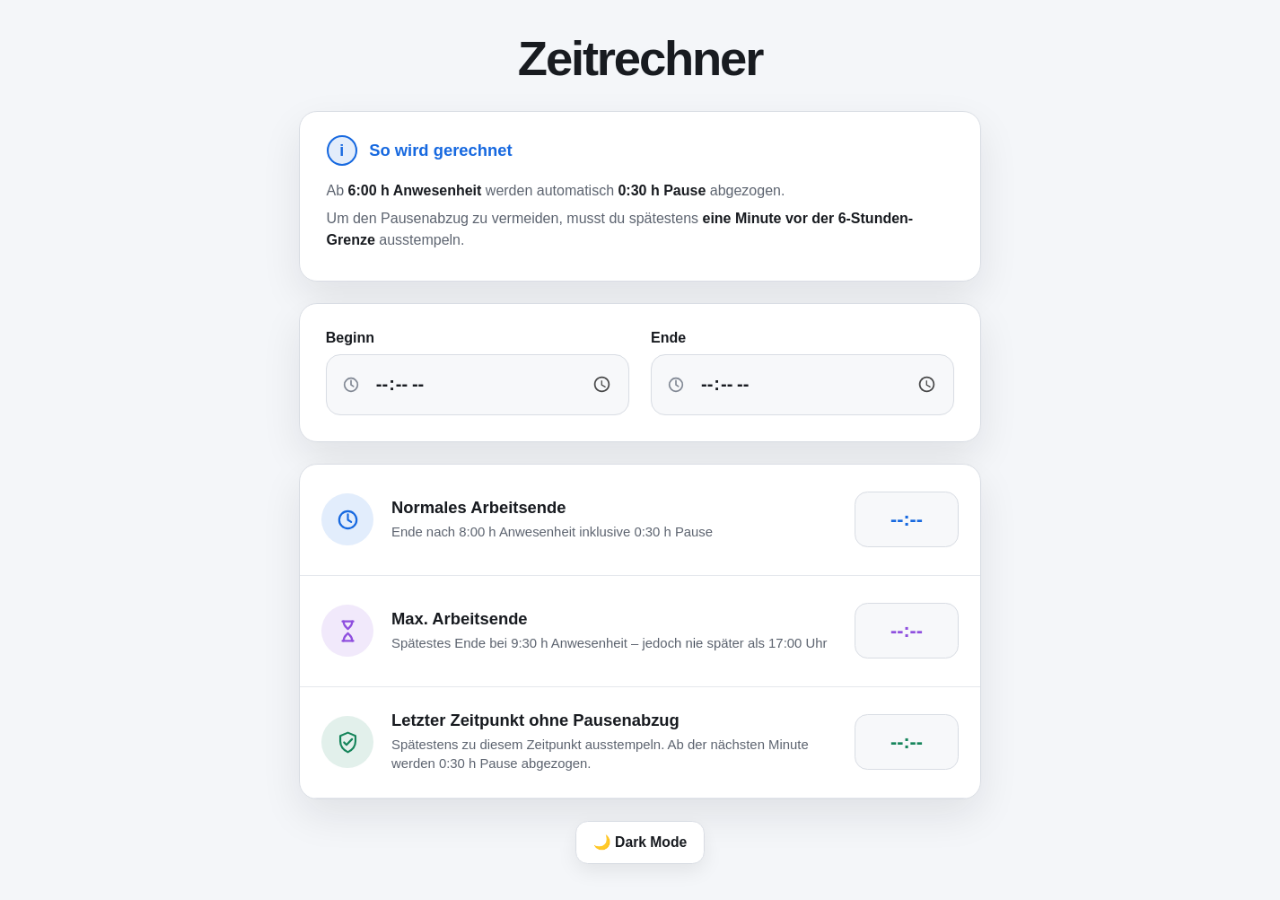
<file: index.html>
<!DOCTYPE html>
<html lang="de">

<head>
    <meta charset="UTF-8">

    <meta
        name="viewport"
        content="width=device-width, initial-scale=1.0"
    >

    <title>Zeitrechner</title>

    <link
        rel="stylesheet"
        href="style.css"
    >

    <script
        src="script.js"
        defer
    ></script>
</head>

<body>

    <div
        class="scale-stage"
        id="scaleStage"
    >

        <div
            class="page-container"
            id="pageContainer"
        >

            <h1>Zeitrechner</h1>

            <section
                class="info-card"
                aria-labelledby="rechenregelTitel"
            >

                <div class="info-heading">

                    <div
                        class="info-icon"
                        aria-hidden="true"
                    >
                        i
                    </div>

                    <h2 id="rechenregelTitel">
                        So wird gerechnet
                    </h2>

                </div>

                <p>
                    Ab <strong>6:00 h Anwesenheit</strong> werden automatisch
                    <strong>0:30 h Pause</strong> abgezogen.
                </p>

                <p>
                    Um den Pausenabzug zu vermeiden, musst du spätestens
                    <strong>eine Minute vor der 6-Stunden-Grenze</strong>
                    ausstempeln.
                </p>

            </section>

            <section class="input-card">

                <div class="time-inputs">

                    <div class="input-group">

                        <label for="arbeitsbeginn">
                            Beginn
                        </label>

                        <div class="time-field">

                            <svg
                                class="time-field-icon"
                                viewBox="0 0 24 24"
                                aria-hidden="true"
                            >
                                <circle
                                    cx="12"
                                    cy="12"
                                    r="8"
                                ></circle>

                                <path d="M12 7v5l3 2"></path>
                            </svg>

                            <input
                                type="time"
                                id="arbeitsbeginn"
                                autocomplete="off"
                            >

                        </div>

                    </div>

                    <div class="input-group">

                        <label for="arbeitsende">
                            Ende
                        </label>

                        <div class="time-field">

                            <svg
                                class="time-field-icon"
                                viewBox="0 0 24 24"
                                aria-hidden="true"
                            >
                                <circle
                                    cx="12"
                                    cy="12"
                                    r="8"
                                ></circle>

                                <path d="M12 7v5l3 2"></path>
                            </svg>

                            <input
                                type="time"
                                id="arbeitsende"
                                autocomplete="off"
                            >

                        </div>

                    </div>

                </div>

            </section>

            <section class="results-card">

                <article class="result-row">

                    <div class="result-icon result-icon-normal">

                        <svg
                            viewBox="0 0 24 24"
                            aria-hidden="true"
                        >
                            <circle
                                cx="12"
                                cy="12"
                                r="8"
                            ></circle>

                            <path d="M12 7v5l3 2"></path>
                        </svg>

                    </div>

                    <div class="result-content">

                        <h3>
                            Normales Arbeitsende
                        </h3>

                        <p id="normalEndeInfo">
                            Ende nach 8:00 h Anwesenheit inklusive
                            0:30 h Pause
                        </p>

                    </div>

                    <div
                        class="result-time result-time-normal"
                        id="normalEnde"
                    >
                        --:--
                    </div>

                </article>

                <article class="result-row">

                    <div class="result-icon result-icon-max">

                        <svg
                            viewBox="0 0 24 24"
                            aria-hidden="true"
                        >
                            <path d="M7 3h10"></path>
                            <path d="M7 21h10"></path>
                            <path d="M8 3c0 4 2 5 4 7"></path>
                            <path d="M16 3c0 4-2 5-4 7"></path>
                            <path d="M8 21c0-4 2-5 4-7"></path>
                            <path d="M16 21c0-4-2-5-4-7"></path>
                        </svg>

                    </div>

                    <div class="result-content">

                        <h3>
                            Max. Arbeitsende
                        </h3>

                        <p id="ueberstundenEndeInfo">
                            Spätestes Ende bei 9:30 h Anwesenheit –
                            jedoch nie später als 17:00 Uhr
                        </p>

                    </div>

                    <div
                        class="result-time result-time-max"
                        id="ueberstundenEnde"
                    >
                        --:--
                    </div>

                </article>

                <article class="result-row">

                    <div class="result-icon result-icon-pause">

                        <svg
                            viewBox="0 0 24 24"
                            aria-hidden="true"
                        >
                            <path d="M12 3l7 3v5c0 5-3 8-7 10-4-2-7-5-7-10V6l7-3z"></path>
                            <path d="M8.5 12l2.2 2.2L15.8 9"></path>
                        </svg>

                    </div>

                    <div class="result-content">

                        <h3>
                            Letzter Zeitpunkt ohne Pausenabzug
                        </h3>

                        <p id="pausefreiEndeInfo">
                            Spätestens zu diesem Zeitpunkt ausstempeln.
                            Ab der nächsten Minute werden 0:30 h Pause abgezogen.
                        </p>

                    </div>

                    <div
                        class="result-time result-time-pause"
                        id="pausefreiEnde"
                    >
                        --:--
                    </div>

                </article>

                <div
                    class="hinweis-box"
                    id="hinweisBox"
                    role="status"
                    aria-live="polite"
                ></div>

                <div
                    class="status-card"
                    id="statusBox"
                    role="status"
                    aria-live="polite"
                >

                    <div class="status-icon">

                        <svg
                            id="statusSymbol"
                            viewBox="0 0 24 24"
                            aria-hidden="true"
                        >
                            <path d="M7 7l10 10"></path>
                            <path d="M17 7L7 17"></path>
                        </svg>

                    </div>

                    <div class="status-content">

                        <div
                            class="status-value"
                            id="statusWert"
                        >
                            --:--
                        </div>

                        <div
                            class="status-title"
                            id="statusInfo"
                        >
                            Ergebnis
                        </div>

                        <div
                            class="status-detail"
                            id="statusDetail"
                        ></div>

                    </div>

                </div>

            </section>

            <button
                type="button"
                class="dark-mode-toggle"
                id="darkModeToggle"
                onclick="toggleDarkMode()"
                aria-pressed="false"
            >
                ☀️ Light Mode
            </button>

        </div>

    </div>

</body>

</html>
</file>
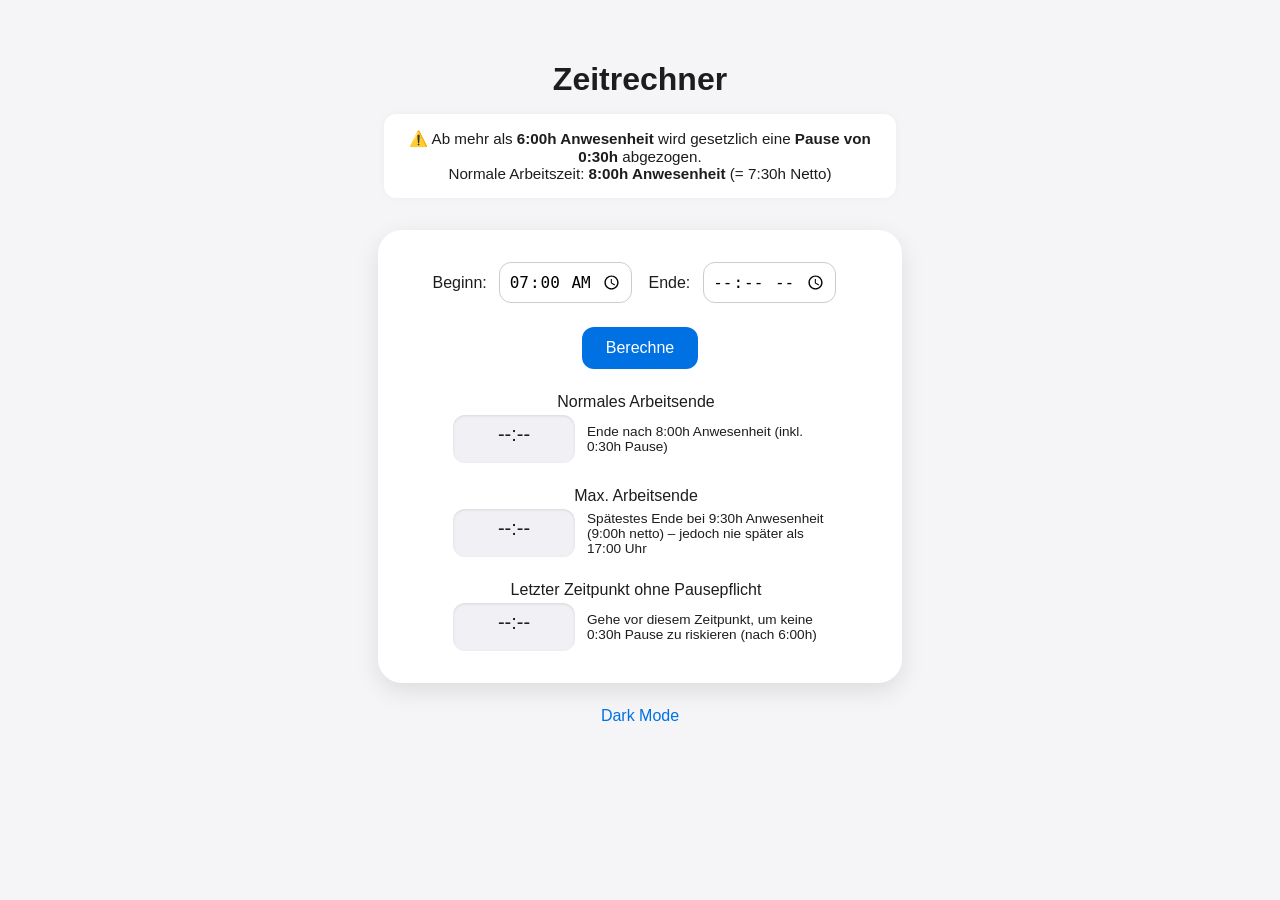
<file: Zeitrechner.html>
<!DOCTYPE html>
<html lang="de">
<head>
  <meta charset="UTF-8">
  <title>Zeitrechner</title>
  <style>
    body {
      font-family: -apple-system, BlinkMacSystemFont, "Segoe UI", Roboto, "Helvetica Neue", Arial, sans-serif;
      background: #f5f5f7;
      color: #1d1d1f;
      display: flex;
      flex-direction: column;
      align-items: center;
      padding: 2rem;
      transition: background 0.3s, color 0.3s;
    }
 
    body.dark-mode {
      background: #1d1d1f;
      color: #f5f5f7;
    }
 
    h1 {
      font-size: 2rem;
      margin-bottom: 1rem;
    }
 
    .info-top {
      font-size: 0.95rem;
      background: #fff;
      padding: 1rem;
      margin-bottom: 2rem;
      max-width: 480px;
      border-radius: 0.75rem;
      box-shadow: 0 0 8px rgba(0,0,0,0.04);
      text-align: center;
    }
 
    body.dark-mode .info-top {
      background: #333;
      color: #ccc;
    }
 
    .section {
      background-color: #ffffff;
      padding: 2rem;
      border-radius: 1.5rem;
      box-shadow: 0 8px 24px rgba(0, 0, 0, 0.1);
      width: 100%;
      max-width: 460px;
      text-align: center;
    }
 
    body.dark-mode .section {
      background-color: #333;
      color: #ccc;
    }
 
    label {
      font-size: 1rem;
      font-weight: 500;
      margin-right: 0.5rem;
    }
 
    input[type="time"] {
      padding: 0.5rem;
      font-size: 1rem;
      border: 1px solid #ccc;
      border-radius: 0.75rem;
      text-align: center;
      margin-bottom: 1.5rem;
      margin-right: 0.75rem;
    }
 
    body.dark-mode input[type="time"] {
      background: #555;
      color: #f5f5f7;
      border: 1px solid #777;
    }
 
    .output-field {
      margin-top: 1.5rem;
    }
 
    .output-box {
      display: flex;
      justify-content: center;
      align-items: center;
      gap: 0.75rem;
      margin-top: 0.25rem;
      flex-wrap: wrap;
    }
 
    .output-value {
      display: inline-block;
      background-color: #f0f0f5;
      color: #1d1d1f;
      padding: 0.5rem 1rem;
      border-radius: 0.75rem;
      font-size: 1.25rem;
      min-width: 90px;
      min-height: 32px;
      box-shadow: inset 0 1px 3px rgba(0,0,0,0.1);
      overflow: hidden;
    }
 
    body.dark-mode .output-value {
      background-color: #666;
      color: #fff;
    }
 
    .plus-warning {
      background-color: #ffe5e5 !important;
      color: #d50000 !important;
    }
 
    .warning-text {
      color: #d50000;
      font-weight: bold;
    }
 
    .green-highlight {
      color: #0a8a0a;
      font-weight: bold;
    }
 
    .output-info {
      font-size: 0.85rem;
      max-width: 240px;
      text-align: left;
    }
 
    .defizit-box {
      margin-top: 2rem;
      display: none;
      justify-content: center;
      align-items: center;
      gap: 1rem;
    }
 
    .defizit-box .output-value {
      font-weight: bold;
      font-size: 1.25rem;
    }
 
    .defizit-box.minus .output-value {
      background-color: #ffe5e5;
      color: #d50000;
    }
 
    .defizit-box.plus .output-value {
      background-color: #e5ffe5;
      color: #0a8a0a;
    }
 
    button {
      background-color: #0071e3;
      color: white;
      border: none;
      border-radius: 0.75rem;
      padding: 0.75rem 1.5rem;
      font-size: 1rem;
      cursor: pointer;
    }
 
    button:hover {
      background-color: #005bb5;
    }
 
    .dark-mode-toggle {
      margin-top: 1.5rem;
      cursor: pointer;
      font-size: 1rem;
      color: #0071e3;
    }
  </style>
</head>
<body>
  <h1>Zeitrechner</h1>
 
  <div class="info-top">
    ⚠️ Ab mehr als <strong>6:00h Anwesenheit</strong> wird gesetzlich eine <strong>Pause von 0:30h</strong> abgezogen.<br>
    Normale Arbeitszeit: <strong>8:00h Anwesenheit</strong> (= 7:30h Netto)
  </div>
 
  <div class="section">
    <div style="margin-bottom: 1rem;">
      <label for="arbeitsbeginn">Beginn:</label>
      <input type="time" id="arbeitsbeginn" value="07:00">
      <label for="arbeitsende">Ende:</label>
      <input type="time" id="arbeitsende">
      <button onclick="berechneEndzeiten()">Berechne</button>
    </div>
 
    <div class="output-field">
      <label>Normales Arbeitsende</label>
      <div class="output-box">
        <div class="output-value" id="normalEnde">--:--</div>
        <div class="output-info">Ende nach 8:00h Anwesenheit (inkl. 0:30h Pause)</div>
      </div>
    </div>
 
    <div class="output-field">
      <label>Max. Arbeitsende</label>
      <div class="output-box">
        <div class="output-value" id="ueberstundenEnde">--:--</div>
        <div class="output-info">Spätestes Ende bei 9:30h Anwesenheit (9:00h netto) – jedoch nie später als 17:00 Uhr</div>
      </div>
    </div>
 
    <div class="output-field">
      <label>Letzter Zeitpunkt ohne Pausepflicht</label>
      <div class="output-box">
        <div class="output-value" id="pausefreiEnde">--:--</div>
        <div class="output-info">Gehe vor diesem Zeitpunkt, um keine 0:30h Pause zu riskieren (nach 6:00h)</div>
      </div>
    </div>
 
    <div class="defizit-box minus" id="fehlzeitBox">
      <div class="output-value" id="fehlzeitWert">--:--</div>
      <div class="output-info">❌ Zu wenig gearbeitet</div>
    </div>
 
    <div class="defizit-box plus" id="pluszeitBox">
      <div class="output-value" id="pluszeitWert">--:--</div>
      <div class="output-info" id="pluszeitInfo">✅ Mehr gearbeitet</div>
    </div>
  </div>
 
  <div class="dark-mode-toggle" onclick="toggleDarkMode()">Dark Mode</div>
 
  <script>
    function berechneEndzeiten() {
      const beginn = document.getElementById("arbeitsbeginn").value;
      const ende = document.getElementById("arbeitsende").value;
      const [startH, startM] = beginn.split(":").map(Number);
 
      function berechneEnde(stunden) {
        let totalMinuten = startH * 60 + startM + Math.round(stunden * 60);
        let endH = Math.floor(totalMinuten / 60) % 24;
        let endM = totalMinuten % 60;
        return `${endH.toString().padStart(2, '0')}:${endM.toString().padStart(2, '0')}`;
      }
 
      document.getElementById("normalEnde").textContent = berechneEnde(8);
      document.getElementById("pausefreiEnde").textContent = berechneEnde(5.9833);
      const maxCalc = berechneEnde(9.5);
      document.getElementById("ueberstundenEnde").textContent = (maxCalc > "17:00") ? "17:00" : maxCalc;
 
      const fehlBox = document.getElementById("fehlzeitBox");
      const fehlWert = document.getElementById("fehlzeitWert");
      const plusBox = document.getElementById("pluszeitBox");
      const plusWert = document.getElementById("pluszeitWert");
      const plusInfo = document.getElementById("pluszeitInfo");
 
      fehlBox.style.display = "none";
      plusBox.style.display = "none";
      plusWert.classList.remove("plus-warning");
      plusInfo.classList.remove("warning-text");
      plusInfo.innerHTML = "✅ Mehr gearbeitet";
 
      if (beginn && ende) {
        const [endH, endM] = ende.split(":").map(Number);
        let startMin = startH * 60 + startM;
        let endMin = endH * 60 + endM;
        let anwesenheit = endMin - startMin;
        if (anwesenheit > 360) anwesenheit -= 0;
 
        const soll = 480;
        const diff = anwesenheit - soll;
 
        if (diff < 0) {
          const h = Math.floor(Math.abs(diff) / 60);
          const m = Math.abs(diff) % 60;
          fehlWert.textContent = `${h}:${m.toString().padStart(2, '0')} h`;
          fehlBox.style.display = "flex";
        } else if (diff > 0) {
          const h = Math.floor(diff / 60);
          const m = diff % 60;
          plusWert.textContent = `${h}:${m.toString().padStart(2, '0')} h`;
 
          if (diff > 90) {
            plusWert.classList.add("plus-warning");
            plusInfo.innerHTML = '⚠️ Mehr gearbeitet – max. erlaubt: <span class="green-highlight">(1:30h)</span>';
            plusInfo.classList.add("warning-text");
          }
 
          plusBox.style.display = "flex";
        }
      }
    }
 
    function toggleDarkMode() {
      document.body.classList.toggle("dark-mode");
    }
  </script>
</body>
</html>
</file>
<file: style.css>
*,
*::before,
*::after {
    box-sizing: border-box;
}

:root {
    --background: #f4f6f9;
    --surface: #ffffff;
    --surface-secondary: #f7f8fa;
    --surface-hover: #f1f3f6;

    --text: #181b20;
    --text-secondary: #5d6470;
    --text-muted: #818894;

    --border: #d9dde4;
    --divider: #e5e8ed;

    --primary: #1769e0;
    --primary-hover: #0d58c5;
    --primary-soft: rgba(23, 105, 224, 0.12);

    --normal: #1769e0;
    --normal-soft: rgba(23, 105, 224, 0.12);

    --maximum: #8f4fdf;
    --maximum-soft: rgba(143, 79, 223, 0.12);

    --pause: #16855b;
    --pause-soft: rgba(22, 133, 91, 0.12);

    --minus: #c9363e;
    --minus-soft: #fff0f1;
    --minus-border: #efb9bd;

    --plus: #147a50;
    --plus-soft: #eaf8f1;
    --plus-border: #a7d9c2;

    --equal: #1769e0;
    --equal-soft: #edf4ff;
    --equal-border: #b4cff5;

    --warning: #9a5a00;
    --warning-soft: #fff5df;
    --warning-border: #e4c487;

    --focus: rgba(23, 105, 224, 0.42);

    --shadow:
        0 18px 45px rgba(20, 25, 35, 0.09);

    color-scheme: light;
}

body.dark-mode {
    --background: #0d1116;
    --surface: #131920;
    --surface-secondary: #171e26;
    --surface-hover: #1c242e;

    --text: #f4f7fb;
    --text-secondary: #c1c8d2;
    --text-muted: #8e98a6;

    --border: #303944;
    --divider: #252e38;

    --primary: #4c8dff;
    --primary-hover: #3b7deb;
    --primary-soft: rgba(76, 141, 255, 0.14);

    --normal: #5593ff;
    --normal-soft: rgba(85, 147, 255, 0.13);

    --maximum: #ad70ff;
    --maximum-soft: rgba(173, 112, 255, 0.13);

    --pause: #62d49c;
    --pause-soft: rgba(98, 212, 156, 0.12);

    --minus: #ff6f75;
    --minus-soft: rgba(123, 34, 40, 0.28);
    --minus-border: rgba(255, 111, 117, 0.5);

    --plus: #63d59b;
    --plus-soft: rgba(26, 100, 70, 0.28);
    --plus-border: rgba(99, 213, 155, 0.45);

    --equal: #6ba0ff;
    --equal-soft: rgba(38, 85, 155, 0.3);
    --equal-border: rgba(107, 160, 255, 0.48);

    --warning: #ffc266;
    --warning-soft: rgba(114, 73, 16, 0.32);
    --warning-border: rgba(255, 194, 102, 0.45);

    --focus: rgba(76, 141, 255, 0.45);

    --shadow:
        0 22px 55px rgba(0, 0, 0, 0.3);

    color-scheme: dark;
}

html {
    width: 100%;
    min-height: 100%;

    -webkit-text-size-adjust: 100%;
    text-size-adjust: 100%;
}

body {
    margin: 0;

    width: 100%;
    min-height: 100vh;
    min-height: 100dvh;

    padding:
        max(2rem, env(safe-area-inset-top))
        max(1.25rem, env(safe-area-inset-right))
        max(2rem, env(safe-area-inset-bottom))
        max(1.25rem, env(safe-area-inset-left));

    font-family:
        -apple-system,
        BlinkMacSystemFont,
        "Segoe UI",
        Roboto,
        Helvetica,
        Arial,
        sans-serif;

    background: var(--background);
    color: var(--text);

    overflow-x: hidden;

    transition:
        background-color 0.25s ease,
        color 0.25s ease;
}

/*
 * Wird per JavaScript nur auf Desktop und Laptop aktiviert.
 * Dadurch kann kein vertikaler Scrollbalken entstehen.
 */
body.fit-screen-active {
    height: 100vh;
    height: 100dvh;

    overflow-y: hidden;
}

button,
input {
    font: inherit;
}

button {
    border: 0;

    -webkit-tap-highlight-color: transparent;
    touch-action: manipulation;
}

/*
 * Diese Ebene hält die verkleinerte Darstellung
 * innerhalb des sichtbaren Browserfensters.
 */
.scale-stage {
    display: flex;
    justify-content: center;
    align-items: flex-start;

    width: 100%;

    margin: 0 auto;
}

/*
 * Dieser Bereich wird bei Bedarf vollständig skaliert.
 */
.page-container {
    width: 100%;
    max-width: 760px;

    margin: 0 auto;

    transform: scale(1);
    transform-origin: top center;

    will-change: transform;
}

h1 {
    margin: 0 0 1.75rem;

    text-align: center;

    font-size: clamp(2.2rem, 6vw, 3.4rem);
    line-height: 1.1;
    letter-spacing: -0.04em;

    color: var(--text);
}

.info-card,
.input-card,
.results-card {
    width: 100%;

    background: var(--surface);

    border: 1px solid var(--border);
    border-radius: 1.25rem;

    box-shadow: var(--shadow);
}

.info-card {
    margin-bottom: 1.5rem;
    padding: 1.65rem 1.85rem;
}

.info-heading {
    display: flex;
    align-items: center;

    gap: 0.85rem;

    margin-bottom: 1rem;
}

.info-heading h2 {
    margin: 0;

    font-size: 1.15rem;
    font-weight: 700;

    color: var(--primary);
}

.info-icon {
    display: flex;
    justify-content: center;
    align-items: center;

    width: 34px;
    height: 34px;

    flex-shrink: 0;

    font-size: 1.1rem;
    font-weight: 800;

    color: var(--primary);
    background: var(--primary-soft);

    border: 2px solid var(--primary);
    border-radius: 50%;
}

.info-card p {
    margin: 0.35rem 0;

    font-size: 1rem;
    line-height: 1.55;

    color: var(--text-secondary);
}

.info-card strong {
    color: var(--text);
}

.input-card {
    margin-bottom: 1.5rem;
    padding: 1.8rem;
}

.time-inputs {
    display: grid;
    grid-template-columns: repeat(2, minmax(0, 1fr));

    gap: 1.5rem;
}

.input-group {
    min-width: 0;
}

.input-group label {
    display: block;

    margin-bottom: 0.55rem;

    font-size: 1rem;
    font-weight: 600;

    color: var(--text);
}

.time-field {
    position: relative;

    display: flex;
    align-items: center;

    min-height: 68px;

    background: var(--surface-secondary);

    border: 1px solid var(--border);
    border-radius: 1rem;

    transition:
        border-color 0.2s ease,
        background-color 0.2s ease,
        box-shadow 0.2s ease;
}

.time-field:focus-within {
    border-color: var(--primary);

    box-shadow:
        0 0 0 2px var(--primary-soft);
}

.time-field-icon {
    width: 22px;
    height: 22px;

    margin-left: 1rem;

    flex-shrink: 0;

    fill: none;
    stroke: var(--text-muted);
    stroke-width: 1.8;
    stroke-linecap: round;
    stroke-linejoin: round;

    pointer-events: none;
}

input[type="time"] {
    width: 100%;
    min-width: 0;
    height: 66px;

    padding: 0 1rem;

    font-size: 1.25rem;
    font-weight: 650;

    color: var(--text);
    background: transparent;

    border: 0;
    outline: none;

    -webkit-appearance: none;
    appearance: none;

    -webkit-tap-highlight-color: transparent;
}

input[type="time"]:focus,
input[type="time"]:focus-visible {
    outline: none;
}

input[type="time"]::-webkit-calendar-picker-indicator {
    cursor: pointer;
    opacity: 0.7;
}

.results-card {
    overflow: hidden;
}

.result-row {
    display: grid;
    grid-template-columns: auto minmax(0, 1fr) auto;
    align-items: center;

    gap: 1.25rem;

    min-height: 124px;
    padding: 1.35rem 1.5rem;

    border-bottom: 1px solid var(--divider);
}

.result-icon {
    display: flex;
    justify-content: center;
    align-items: center;

    width: 58px;
    height: 58px;

    flex-shrink: 0;

    border-radius: 50%;
}

.result-icon svg {
    width: 29px;
    height: 29px;

    fill: none;
    stroke: currentColor;
    stroke-width: 1.8;
    stroke-linecap: round;
    stroke-linejoin: round;
}

.result-icon-normal {
    color: var(--normal);
    background: var(--normal-soft);
}

.result-icon-max {
    color: var(--maximum);
    background: var(--maximum-soft);
}

.result-icon-pause {
    color: var(--pause);
    background: var(--pause-soft);
}

.result-content {
    min-width: 0;
}

.result-content h3 {
    margin: 0 0 0.35rem;

    font-size: 1.15rem;
    font-weight: 700;
    line-height: 1.25;

    color: var(--text);

    overflow-wrap: anywhere;
}

.result-content p {
    margin: 0;

    font-size: 0.93rem;
    line-height: 1.45;

    color: var(--text-secondary);

    overflow-wrap: anywhere;
}

.result-time {
    display: flex;
    justify-content: center;
    align-items: center;

    min-width: 116px;
    min-height: 62px;

    padding: 0.75rem 1rem;

    font-size: 1.35rem;
    font-weight: 750;
    white-space: nowrap;

    background: var(--surface-secondary);

    border: 1px solid var(--border);
    border-radius: 0.9rem;
}

.result-time-normal {
    color: var(--normal);
}

.result-time-max {
    color: var(--maximum);
}

.result-time-pause {
    color: var(--pause);
}

.hinweis-box {
    display: none;

    margin: 1.25rem 1.5rem 0;
    padding: 0.9rem 1rem;

    font-size: 0.92rem;
    font-weight: 600;
    line-height: 1.45;
    text-align: center;

    color: var(--warning);
    background: var(--warning-soft);

    border: 1px solid var(--warning-border);
    border-radius: 0.85rem;
}

.status-card {
    display: none;
    grid-template-columns: auto minmax(0, 1fr);
    align-items: center;

    gap: 1rem;

    width: min(100% - 3rem, 470px);

    margin: 1.4rem auto;
    padding: 1.1rem 1.3rem;

    border: 1px solid;
    border-radius: 1rem;
}

.status-icon {
    display: flex;
    justify-content: center;
    align-items: center;

    width: 58px;
    height: 58px;

    flex-shrink: 0;

    border-radius: 50%;
}

.status-icon svg {
    width: 29px;
    height: 29px;

    fill: none;
    stroke: currentColor;
    stroke-width: 2.2;
    stroke-linecap: round;
    stroke-linejoin: round;
}

.status-content {
    min-width: 0;
}

.status-value {
    margin-bottom: 0.1rem;

    font-size: 1.65rem;
    font-weight: 800;
    line-height: 1.1;
}

.status-title {
    font-size: 1rem;
    font-weight: 700;
    line-height: 1.3;

    overflow-wrap: anywhere;
}

.status-detail {
    margin-top: 0.25rem;

    font-size: 0.9rem;
    line-height: 1.35;

    color: var(--text-secondary);

    overflow-wrap: anywhere;
}

.status-card.status-minus {
    color: var(--minus);
    background: var(--minus-soft);
    border-color: var(--minus-border);
}

.status-card.status-minus .status-icon {
    background: rgba(255, 111, 117, 0.16);
}

.status-card.status-equal {
    color: var(--equal);
    background: var(--equal-soft);
    border-color: var(--equal-border);
}

.status-card.status-equal .status-icon {
    background: rgba(107, 160, 255, 0.16);
}

.status-card.status-plus {
    color: var(--plus);
    background: var(--plus-soft);
    border-color: var(--plus-border);
}

.status-card.status-plus .status-icon {
    background: rgba(99, 213, 155, 0.16);
}

.status-card.status-warning {
    color: var(--warning);
    background: var(--warning-soft);
    border-color: var(--warning-border);
}

.status-card.status-warning .status-icon {
    background: rgba(255, 194, 102, 0.17);
}

.dark-mode-toggle {
    display: flex;
    justify-content: center;
    align-items: center;

    gap: 0.55rem;

    min-height: 48px;

    margin: 1.5rem auto 0;
    padding: 0.75rem 1.15rem;

    font-size: 0.98rem;
    font-weight: 600;

    color: var(--text);
    background: var(--surface);

    border: 1px solid var(--border);
    border-radius: 0.85rem;

    cursor: pointer;

    box-shadow:
        0 8px 22px rgba(0, 0, 0, 0.08);

    transition:
        background-color 0.2s ease,
        border-color 0.2s ease,
        transform 0.12s ease;
}

.dark-mode-toggle:hover {
    background: var(--surface-hover);
    border-color: var(--primary);
}

.dark-mode-toggle:active {
    transform: translateY(1px);
}

button:focus-visible {
    outline: 3px solid var(--focus);
    outline-offset: 3px;
}

/*
 * Tablet und kleinere Bildschirme
 */
@media (max-width: 700px) {
    body,
    body.fit-screen-active {
        height: auto;
        min-height: 100vh;
        min-height: 100dvh;

        overflow-y: auto;
    }

    body {
        padding:
            max(1.5rem, env(safe-area-inset-top))
            max(1rem, env(safe-area-inset-right))
            max(1.5rem, env(safe-area-inset-bottom))
            max(1rem, env(safe-area-inset-left));
    }

    .scale-stage {
        height: auto !important;
    }

    .page-container {
        transform: none !important;
    }

    h1 {
        margin-bottom: 1.35rem;
        font-size: 2.35rem;
    }

    .info-card {
        margin-bottom: 1rem;
        padding: 1.35rem;
    }

    .input-card {
        margin-bottom: 1rem;
        padding: 1.35rem;
    }

    .time-inputs {
        grid-template-columns: 1fr;
        gap: 1.15rem;
    }

    .result-row {
        grid-template-columns: auto minmax(0, 1fr);

        gap: 1rem;

        min-height: auto;
        padding: 1.25rem;
    }

    .result-time {
        grid-column: 2;

        justify-self: start;

        min-width: 112px;
        min-height: 54px;

        margin-top: 0.2rem;
    }

    .hinweis-box {
        margin: 1rem 1.25rem 0;
    }

    .status-card {
        width: calc(100% - 2.5rem);

        margin: 1.25rem auto;
    }
}

/*
 * Normale Smartphones
 */
@media (max-width: 480px) {
    body {
        padding:
            max(1rem, env(safe-area-inset-top))
            max(0.75rem, env(safe-area-inset-right))
            max(1.25rem, env(safe-area-inset-bottom))
            max(0.75rem, env(safe-area-inset-left));
    }

    h1 {
        margin-bottom: 1rem;
        font-size: 2rem;
    }

    .info-card,
    .input-card,
    .results-card {
        border-radius: 1rem;
    }

    .info-card {
        padding: 1.15rem;
    }

    .info-heading {
        gap: 0.7rem;
        margin-bottom: 0.8rem;
    }

    .info-heading h2 {
        font-size: 1.05rem;
    }

    .info-icon {
        width: 31px;
        height: 31px;

        font-size: 1rem;
    }

    .info-card p {
        font-size: 0.93rem;
        line-height: 1.5;
    }

    .input-card {
        padding: 1.15rem;
    }

    .input-group label {
        font-size: 0.95rem;
    }

    .time-field {
        min-height: 60px;
        border-radius: 0.85rem;
    }

    .time-field-icon {
        width: 20px;
        height: 20px;

        margin-left: 0.9rem;
    }

    input[type="time"] {
        height: 58px;

        padding: 0 0.85rem;

        font-size: 1.15rem;
    }

    .result-row {
        grid-template-columns: 46px minmax(0, 1fr);

        gap: 0.85rem;

        padding: 1.1rem;
    }

    .result-icon {
        width: 46px;
        height: 46px;
    }

    .result-icon svg {
        width: 24px;
        height: 24px;
    }

    .result-content h3 {
        margin-bottom: 0.3rem;
        font-size: 1.02rem;
    }

    .result-content p {
        font-size: 0.87rem;
        line-height: 1.4;
    }

    .result-time {
        grid-column: 1 / -1;

        width: 100%;
        min-width: 0;
        min-height: 50px;

        margin-top: 0.35rem;

        font-size: 1.2rem;

        border-radius: 0.8rem;
    }

    .hinweis-box {
        margin: 1rem 1rem 0;
        padding: 0.85rem;

        font-size: 0.87rem;
    }

    .status-card {
        grid-template-columns: 48px minmax(0, 1fr);

        gap: 0.85rem;

        width: calc(100% - 2rem);

        margin: 1rem auto;
        padding: 1rem;

        border-radius: 0.9rem;
    }

    .status-icon {
        width: 48px;
        height: 48px;
    }

    .status-icon svg {
        width: 25px;
        height: 25px;
    }

    .status-value {
        font-size: 1.45rem;
    }

    .status-title {
        font-size: 0.95rem;
    }

    .status-detail {
        font-size: 0.85rem;
    }

    .dark-mode-toggle {
        width: 100%;
        max-width: 230px;

        margin-top: 1rem;
    }
}

/*
 * Sehr kleine Smartphones
 */
@media (max-width: 360px) {
    body {
        padding-left: 0.5rem;
        padding-right: 0.5rem;
    }

    h1 {
        font-size: 1.8rem;
    }

    .info-card,
    .input-card {
        padding: 1rem;
    }

    .info-card p {
        font-size: 0.88rem;
    }

    .result-row {
        padding: 1rem 0.9rem;
    }

    .result-content h3 {
        font-size: 0.96rem;
    }

    .result-content p {
        font-size: 0.82rem;
    }

    .status-card {
        width: calc(100% - 1.5rem);
    }
}

/*
 * Touchgeräte
 */
@media (hover: none) and (pointer: coarse) {
    .dark-mode-toggle,
    input[type="time"] {
        min-height: 52px;
    }

    .dark-mode-toggle:hover {
        background: var(--surface);
        border-color: var(--border);
    }
}

/*
 * Nutzer möchten weniger Animationen
 */
@media (prefers-reduced-motion: reduce) {
    *,
    *::before,
    *::after {
        scroll-behavior: auto !important;

        transition-duration: 0.01ms !important;
        animation-duration: 0.01ms !important;
        animation-iteration-count: 1 !important;
    }
}
</file>
